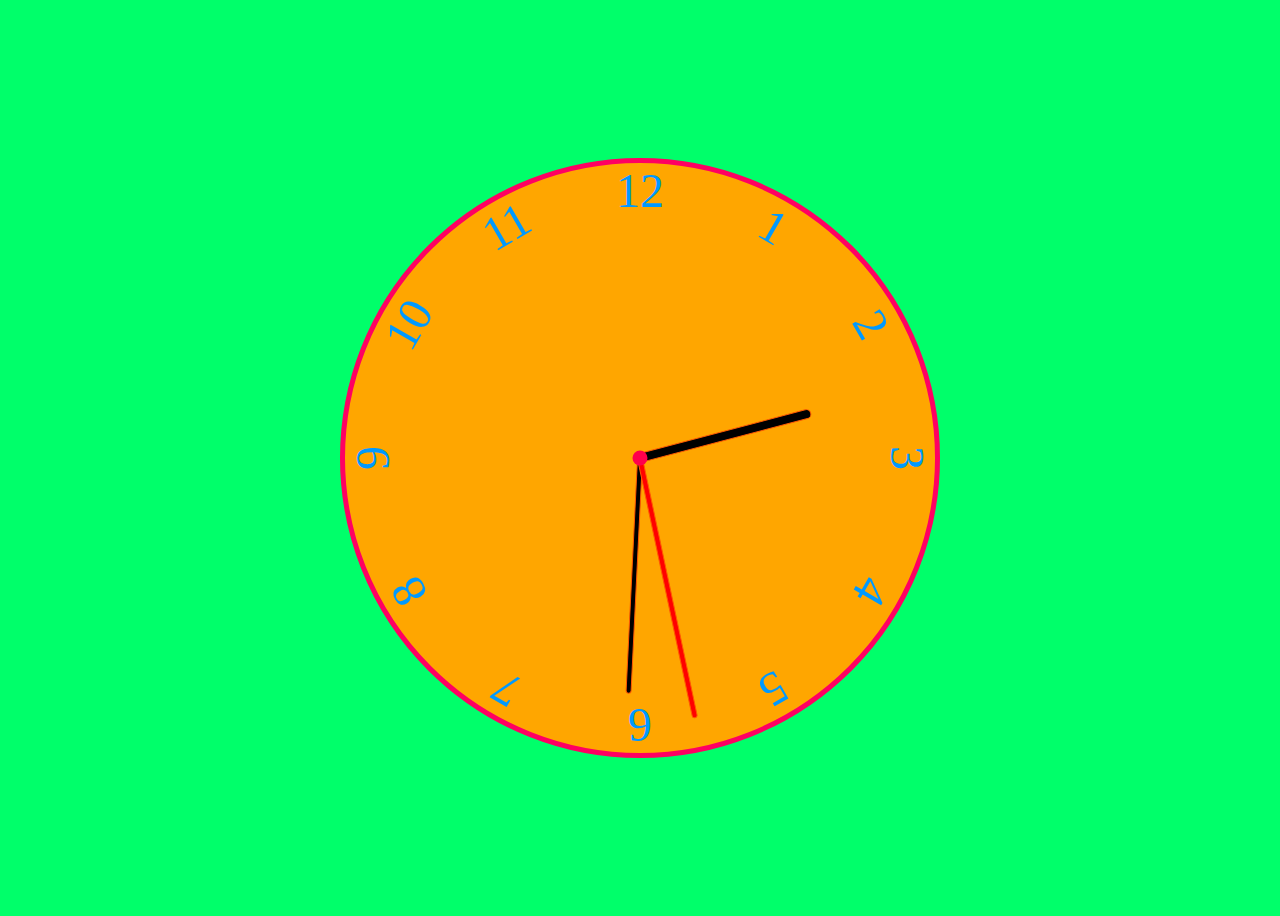
<file: index.html>
<!-- background-color: rgb(0, 255, 106); -->

<html lang="en">
<head>
    <meta charset="UTF-8">
    <meta http-equiv="X-UA-Compatible" content="IE=edge">
    <meta name="viewport" content="width=device-width, initial-scale=1.0">
    <title>Online Clock</title>
    <link rel="stylesheet" href="style.css">
    <script src="script.js" defer ></script>

</head>
<body>
    <div class="clock">

        <div class="hand hour" data-hour-hand></div>
        <div class="hand minute" data-minute-hand></div>
        <div class="hand second" data-second-hand></div>

        <div class="number number1">1</div>
        <div class="number number2">2</div>
        <div class="number number3">3</div>
        <div class="number number4">4</div>
        <div class="number number5">5</div>
        <div class="number number6">6</div>
        <div class="number number7">7</div>
        <div class="number number8">8</div>
        <div class="number number9">9</div>
        <div class="number number10">10</div>
        <div class="number number11">11</div>
        <div class="number number12">12</div>

    </div>
</body>
</html>
</file>
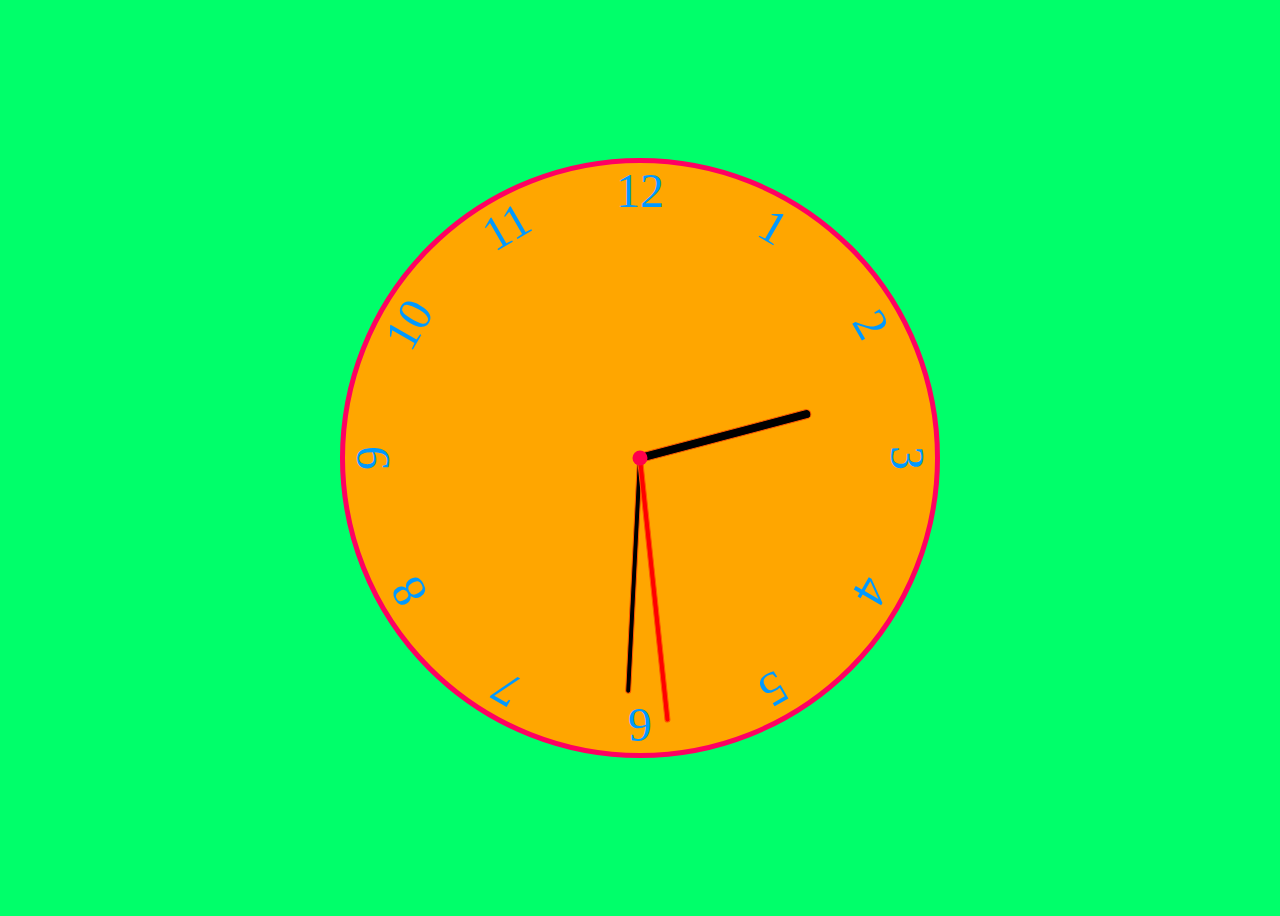
<file: Web.html>
<!-- background-color: rgb(0, 255, 106); -->

<html lang="en">
<head>
    <meta charset="UTF-8">
    <meta http-equiv="X-UA-Compatible" content="IE=edge">
    <meta name="viewport" content="width=device-width, initial-scale=1.0">
    <title>Online Clock</title>
    <link rel="stylesheet" href="style.css">
    <script src="script.js" defer ></script>

</head>
<body>
    <div class="clock">

        <div class="hand hour" data-hour-hand></div>
        <div class="hand minute" data-minute-hand></div>
        <div class="hand second" data-second-hand></div>

        <div class="number number1">1</div>
        <div class="number number2">2</div>
        <div class="number number3">3</div>
        <div class="number number4">4</div>
        <div class="number number5">5</div>
        <div class="number number6">6</div>
        <div class="number number7">7</div>
        <div class="number number8">8</div>
        <div class="number number9">9</div>
        <div class="number number10">10</div>
        <div class="number number11">11</div>
        <div class="number number12">12</div>

    </div>
</body>
</html>
</file>
<file: style.css>
/* background-color: rgb(0, 255, 106); */

* {
    box-sizing: border-box;
    font-family: cooper black;
}

body {
    background-color: #00ff6a;
    display: flex;
    justify-content: center;
    align-items: center;
    min-height: 100vh;
    overflow: hidden;
}

.clock {
    width:600px;
    height:600px;
    background-color: #ffa600;
    border-radius: 50%;
    border: 5px solid #ff0062;
    position: relative;
}

.clock .number {
    --rotation:0;
    color: #0099ff;
    position: absolute;
    width: 100%;
    height: 100%;
    text-align:  center;
    font-size: 3rem;
    transform: rotate(var(--rotation));
}

.clock .number1{--rotation: 30deg;}
.clock .number2{--rotation: 60deg;}
.clock .number3{--rotation: 90deg;}
.clock .number4{--rotation: 120deg;}
.clock .number5{--rotation: 150deg;}
.clock .number6{--rotation: 180deg;}
.clock .number7{--rotation: 210deg;}
.clock .number8{--rotation: 240deg;}
.clock .number9{--rotation: 270deg;}
.clock .number10{--rotation: 300deg;}
.clock .number11{--rotation: 330deg;}


.clock .hand {
    --rotation:0;
    position: absolute;
    bottom: 50%;
    left: 50%;
    border: 1px solid #ff5900;
    border-top-left-radius: 10px;
    border-top-right-radius: 10px;
    transform-origin: bottom;
    z-index: 10;
    transform: translate(-50%) rotate(calc(var(--rotation) * 1deg));
}

.clock .hand.second {
    background-color: red;
    width: 6px;
    height: 45%;
}

.clock .hand.minute {
    background-color: black;
    width: 6px;
    height: 40%;
}

.clock .hand.hour {
    background-color: black;
    width: 10px;
    height: 30%;
}

.clock::after{
    content: '';
    position: absolute;
    background-color: #ff004c;
    z-index: 11;
    width: 15px;
    height: 15px;
    top: 50%;
    left: 50%;
    transform: translate(-50%, -50%);
    border-radius: 50%;
}
</file>
